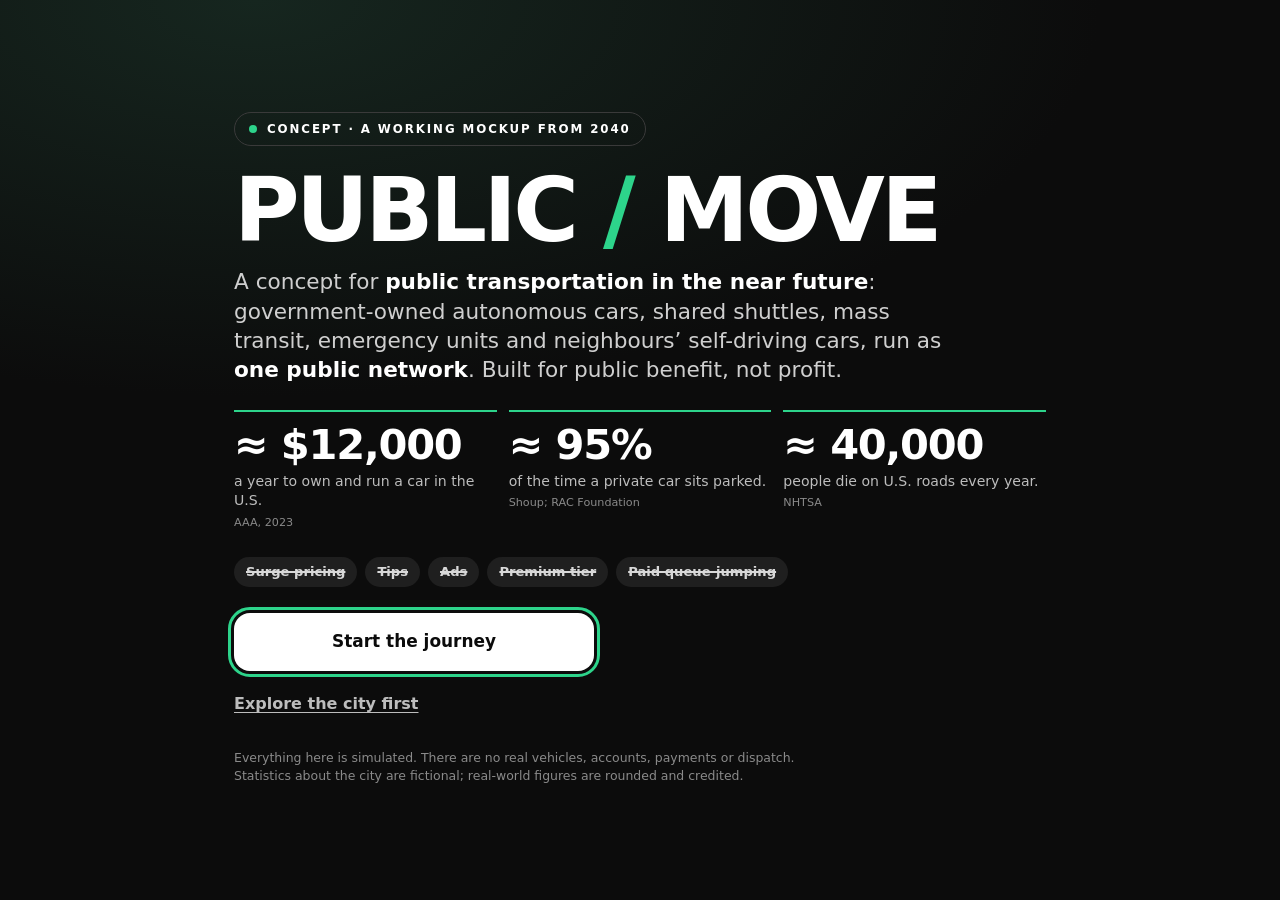
<file: index.html>
<!doctype html>
<html lang="en">
<head>
<meta charset="utf-8">
<meta name="viewport" content="width=device-width, initial-scale=1, viewport-fit=cover">
<meta name="theme-color" content="#fbf8f2">
<title>PUBLIC / MOVE — a concept for public mobility</title>
<link rel="stylesheet" href="styles.css">
</head>
<body>
<a class="skip" href="#sheet">Skip to content</a>
<div class="app" id="app" data-mode="map" data-screen="go" data-step="home">
  <div class="map" id="map" aria-hidden="true"><svg id="mapsvg" xmlns="http://www.w3.org/2000/svg" viewBox="0 0 1000 800" preserveAspectRatio="xMidYMid slice"></svg></div>
  <div class="brand" id="brand" aria-label="PUBLIC / MOVE">
    <svg viewBox="0 0 28 28" width="22" height="22" aria-hidden="true"><circle cx="5" cy="21" r="3" fill="none" stroke="currentColor" stroke-width="2.2"/><path d="M8 21h8a4 4 0 004-4V11a4 4 0 014-4" fill="none" stroke="currentColor" stroke-width="2.2" stroke-linecap="round"/><circle cx="23" cy="7" r="3" fill="var(--accent)"/></svg>
    <span>PUBLIC <i>/</i> MOVE</span><b>2040</b>
  </div>
  <button class="gear" id="gearBtn" aria-label="Accessibility settings" data-act="open-access"></button>
  <main class="sheet" id="sheet" tabindex="-1"></main>
  <nav class="tabs" id="tabs" aria-label="Primary"></nav>
  <div class="toast" id="toast" role="status" aria-live="polite"></div>
  <div class="sr" id="live" aria-live="polite"></div>
  <section class="intro" id="intro" role="dialog" aria-modal="true" aria-labelledby="introT">
    <div class="intro-in">
      <p class="stamp"><i></i>Concept · A working mockup from 2040</p>
      <h1 id="introT" tabindex="-1">PUBLIC <i>/</i> MOVE</h1>
      <p class="sub">A concept for <b>public transportation in the near future</b>: government-owned autonomous cars, shared shuttles, mass transit, emergency units and neighbours’ self-driving cars, run as <b>one public network</b>. Built for public benefit, not profit.</p>
      <div class="ifacts">
        <div class="ifact"><strong>≈ $12,000</strong><span>a year to own and run a car in the U.S.</span><small>AAA, 2023</small></div>
        <div class="ifact"><strong>≈ 95%</strong><span>of the time a private car sits parked.</span><small>Shoup; RAC Foundation</small></div>
        <div class="ifact"><strong>≈ 40,000</strong><span>people die on U.S. roads every year.</span><small>NHTSA</small></div>
      </div>
      <div class="inever" aria-label="What this network never has"><span>Surge pricing</span><span>Tips</span><span>Ads</span><span>Premium tier</span><span>Paid queue-jumping</span></div>
      <button class="btn" data-act="start" id="startBtn">Start the journey</button>
      <button class="link" data-act="explore">Explore the city first</button>
      <p class="intro-note">Everything here is simulated. There are no real vehicles, accounts, payments or dispatch. Statistics about the city are fictional; real-world figures are rounded and credited.</p>
    </div>
  </section>
</div>
<script src="app.js"></script>
</body>
</html>
</file>
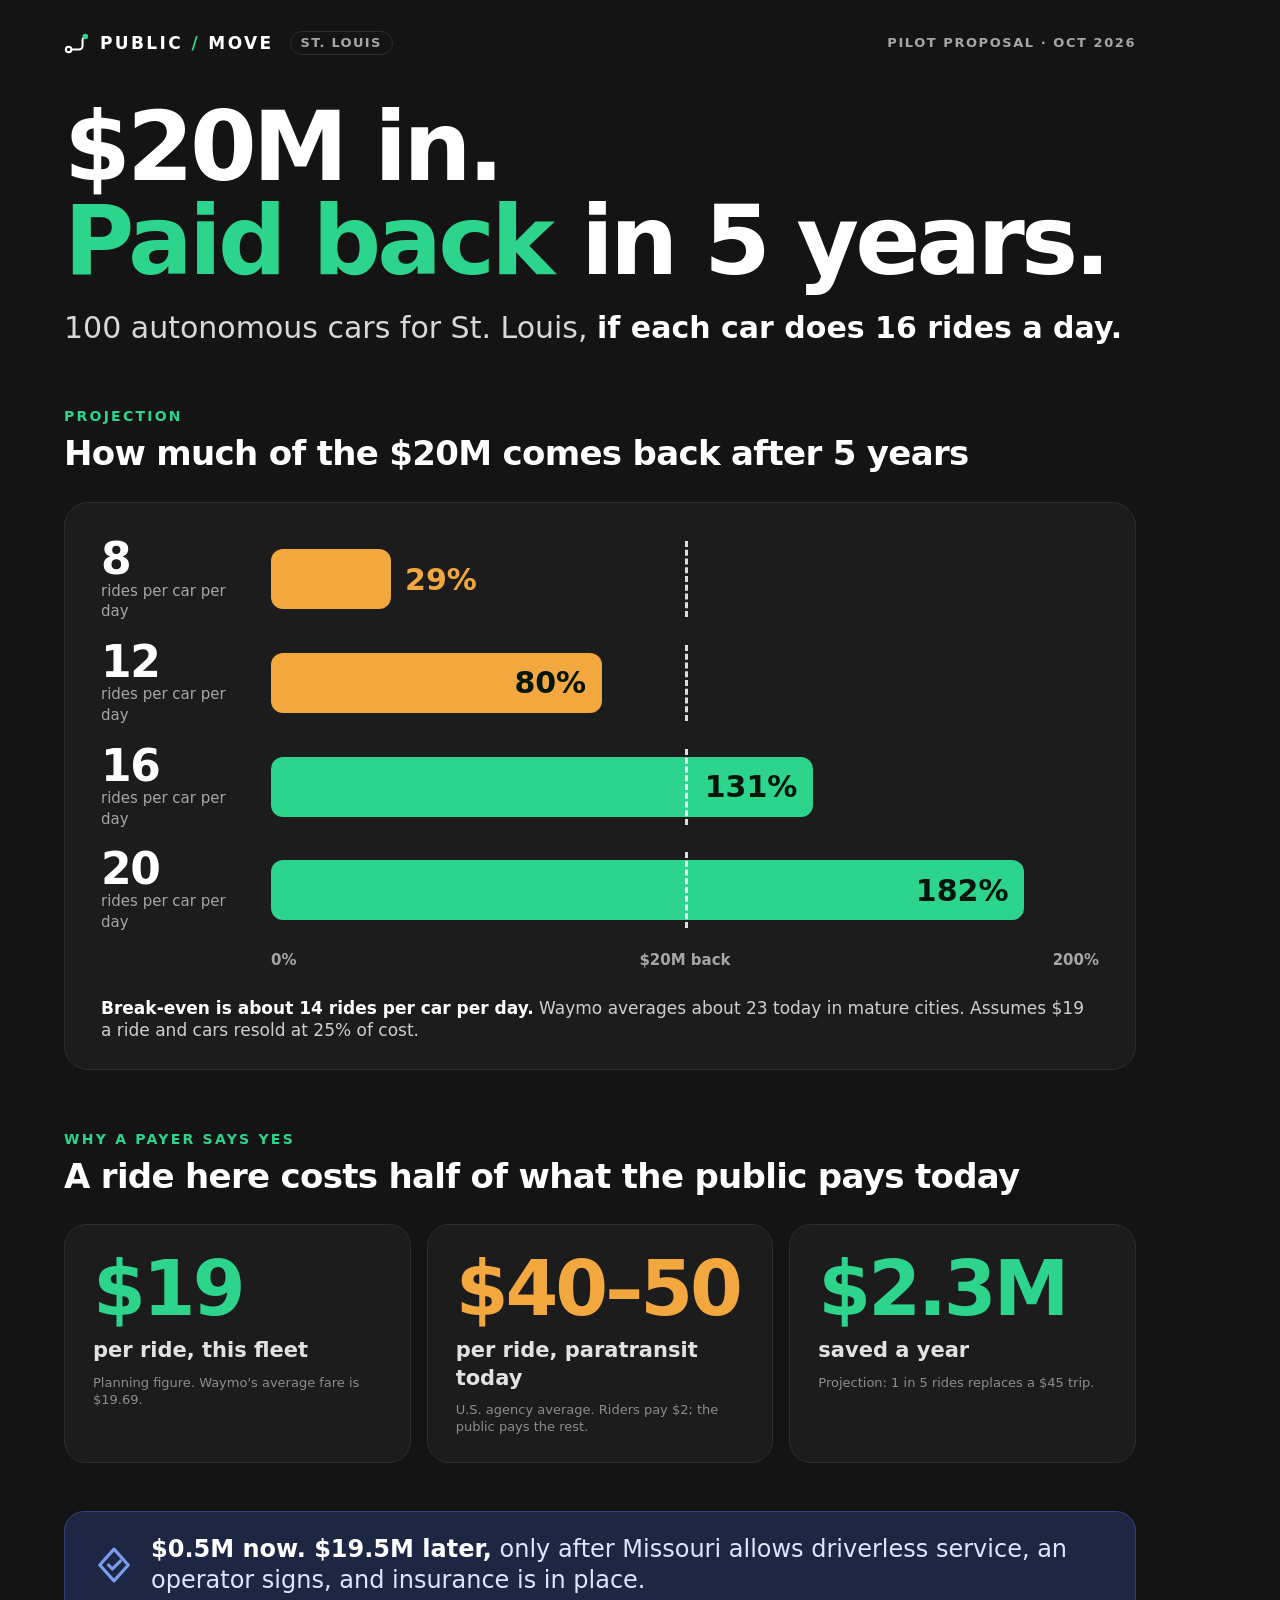
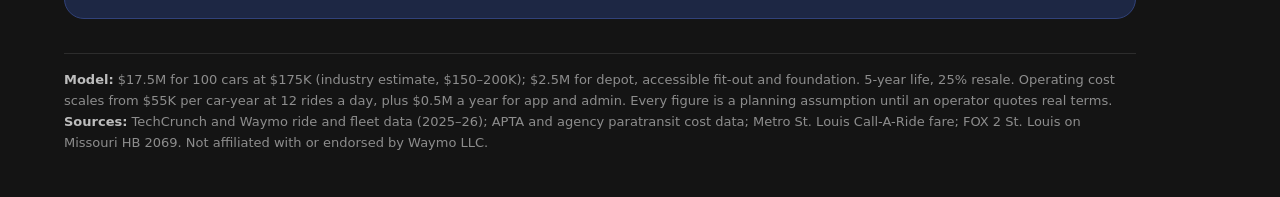
<file: pitch/public-move-stl-infographic.html>
<!doctype html>
<html lang="en">
<head>
<meta charset="utf-8">
<meta name="viewport" content="width=1200">
<title>PUBLIC / MOVE St. Louis: will the money come back?</title>
<style>
:root{--ink:#fff;--paper:#141414;--card:#1c1c1c;--line:#2d2d2d;--mute:#a6a6a6;--accent:#2dd48b;--amber:#f3a73f;--indigo:#7b9bf0;--indigo-soft:#1d2744}
*{box-sizing:border-box;margin:0;padding:0}
body{width:1200px;background:var(--paper);color:var(--ink);font-family:"Avenir Next","Segoe UI Variable Text","Segoe UI",system-ui,-apple-system,sans-serif;line-height:1.3;-webkit-font-smoothing:antialiased}
.poster{padding:0 64px 44px}
.top{display:flex;justify-content:space-between;align-items:center;padding:30px 0 0}
.brand{display:flex;align-items:center;gap:10px;font-weight:800;letter-spacing:.14em;font-size:17px}
.brand i{font-style:normal;color:var(--accent)}
.brand b{font-weight:700;color:var(--mute);letter-spacing:.1em;font-size:13px;border:1px solid var(--line);border-radius:99px;padding:3px 10px;margin-left:6px}
.stamp{font-size:13px;letter-spacing:.12em;text-transform:uppercase;color:var(--mute);font-weight:700}

h1{margin-top:44px;font-size:96px;line-height:.98;letter-spacing:-.04em;font-weight:800}
h1 em{font-style:normal;color:var(--accent)}
.sub{margin-top:20px;font-size:30px;color:#d8d8d8}
.sub b{color:#fff}

.kicker{font-size:14px;letter-spacing:.16em;text-transform:uppercase;font-weight:800;color:var(--accent);margin-bottom:6px}
.sec{margin-top:60px}
.sec h2{font-size:34px;letter-spacing:-.02em;margin-bottom:26px}

.chart{background:var(--card);border:1px solid var(--line);border-radius:24px;padding:34px 36px 28px}
.row{display:grid;grid-template-columns:150px 1fr;align-items:center;gap:20px;margin-bottom:18px}
.lab b{display:block;font-size:44px;letter-spacing:-.03em;line-height:1}
.lab span{font-size:15px;color:var(--mute)}
.track{position:relative;height:60px}
.bar{height:100%;border-radius:12px;display:flex;align-items:center;justify-content:flex-end;padding-right:16px;font-size:30px;font-weight:800;color:#04150e}
.bar.lo{background:var(--amber)}
.bar.ok{background:var(--accent)}
.bar.tiny{justify-content:flex-start;padding:0}
.val{font-size:30px;font-weight:800;color:var(--amber);margin-left:14px;position:absolute;top:50%;transform:translateY(-50%)}
.line{position:absolute;left:50%;top:-8px;bottom:-8px;width:0;border-left:3px dashed #fff;opacity:.85}
.axis{display:grid;grid-template-columns:150px 1fr;gap:20px;margin-top:6px}
.axis div{position:relative;height:26px;font-size:15px;color:var(--mute);font-weight:700}
.axis span{position:absolute;white-space:nowrap}
.note{margin-top:20px;font-size:17px;color:#cfcfcf}
.note b{color:#fff}

.cmp{display:grid;grid-template-columns:1fr 1fr 1fr;gap:16px}
.c{background:var(--card);border:1px solid var(--line);border-radius:22px;padding:26px 28px}
.c .n{font-size:76px;font-weight:800;letter-spacing:-.04em;line-height:1}
.c p{font-size:21px;font-weight:600;color:#e2e2e2;margin-top:10px}
.c small{display:block;font-size:13px;color:#8d8d8d;margin-top:10px}
.g .n{color:var(--accent)}.a .n{color:var(--amber)}

.gate{margin-top:48px;display:flex;gap:18px;align-items:center;background:var(--indigo-soft);border:1px solid #31427a;border-radius:20px;padding:22px 30px;font-size:24px;color:#dfe6fb}
.gate svg{width:38px;height:38px;color:var(--indigo);flex:none;fill:none;stroke:currentColor;stroke-width:2;stroke-linecap:round;stroke-linejoin:round}
.gate b{color:#fff}

.foot{margin-top:34px;padding-top:16px;border-top:1px solid var(--line);font-size:13px;color:#8d8d8d;line-height:1.6}
.foot b{color:#bdbdbd}
</style>
</head>
<body>
<div class="poster">

  <div class="top">
    <div class="brand">
      <svg viewBox="0 0 28 28" width="26" height="26" aria-hidden="true"><circle cx="5" cy="21" r="3" fill="none" stroke="currentColor" stroke-width="2.2"/><path d="M8 21h8a4 4 0 004-4V11a4 4 0 014-4" fill="none" stroke="currentColor" stroke-width="2.2" stroke-linecap="round"/><circle cx="23" cy="7" r="3" fill="#2dd48b"/></svg>
      <span>PUBLIC <i>/</i> MOVE</span><b>ST. LOUIS</b>
    </div>
    <div class="stamp">Pilot proposal · Oct 2026</div>
  </div>

  <h1>$20M in.<br><em>Paid back</em> in 5 years.</h1>
  <p class="sub">100 autonomous cars for St. Louis, <b>if each car does 16 rides a day.</b></p>

  <div class="sec">
    <div class="kicker">Projection</div>
    <h2>How much of the $20M comes back after 5 years</h2>
    <div class="chart">
      <div class="row"><div class="lab"><b>8</b><span>rides per car per day</span></div><div class="track"><div class="bar lo tiny" style="width:14.5%"></div><span class="val" style="left:14.5%">29%</span><div class="line"></div></div></div>
      <div class="row"><div class="lab"><b>12</b><span>rides per car per day</span></div><div class="track"><div class="bar lo" style="width:40%">80%</div><div class="line"></div></div></div>
      <div class="row"><div class="lab"><b>16</b><span>rides per car per day</span></div><div class="track"><div class="bar ok" style="width:65.5%">131%</div><div class="line"></div></div></div>
      <div class="row"><div class="lab"><b>20</b><span>rides per car per day</span></div><div class="track"><div class="bar ok" style="width:91%">182%</div><div class="line"></div></div></div>
      <div class="axis"><i></i><div><span style="left:0">0%</span><span style="left:50%;transform:translateX(-50%)">$20M back</span><span style="right:0">200%</span></div></div>
      <p class="note"><b>Break-even is about 14 rides per car per day.</b> Waymo averages about 23 today in mature cities. Assumes $19 a ride and cars resold at 25% of cost.</p>
    </div>
  </div>

  <div class="sec">
    <div class="kicker">Why a payer says yes</div>
    <h2>A ride here costs half of what the public pays today</h2>
    <div class="cmp">
      <div class="c g"><div class="n">$19</div><p>per ride, this fleet</p><small>Planning figure. Waymo's average fare is $19.69.</small></div>
      <div class="c a"><div class="n">$40–50</div><p>per ride, paratransit today</p><small>U.S. agency average. Riders pay $2; the public pays the rest.</small></div>
      <div class="c g"><div class="n">$2.3M</div><p>saved a year</p><small>Projection: 1 in 5 rides replaces a $45 trip.</small></div>
    </div>
  </div>

  <div class="gate">
    <svg viewBox="0 0 24 24" aria-hidden="true"><path d="M12 2l9 10-9 10L3 12z"/><path d="M8.5 12l2.5 2.5L16 9.5"/></svg>
    <div><b>$0.5M now. $19.5M later,</b> only after Missouri allows driverless service, an operator signs, and insurance is in place.</div>
  </div>

  <div class="foot">
    <b>Model:</b> $17.5M for 100 cars at $175K (industry estimate, $150–200K); $2.5M for depot, accessible fit-out and foundation. 5-year life, 25% resale. Operating cost scales from $55K per car-year at 12 rides a day, plus $0.5M a year for app and admin. Every figure is a planning assumption until an operator quotes real terms.
    <br><b>Sources:</b> TechCrunch and Waymo ride and fleet data (2025–26); APTA and agency paratransit cost data; Metro St. Louis Call-A-Ride fare; FOX 2 St. Louis on Missouri HB 2069. Not affiliated with or endorsed by Waymo LLC.
  </div>

</div>
</body>
</html>
</file>
<file: styles.css>
:root{
  --ink:#ffffff; --paper:#141414; --sand:#242424; --sand2:#363636; --line:#2d2d2d;
  --mute:#a6a6a6; --accent:#2dd48b; --accent-d:#8ff0c4; --accent-soft:#12372a;
  --amber:#f3a73f; --amber-soft:#3b2a0f; --red:#ff5143; --indigo:#7b9bf0;
  --card:#1c1c1c; --onink:#0b0b0b; --onacc:#04150e;
  --tabh:68px; --ease:cubic-bezier(.2,.8,.2,1);
  font-size:16px;
}
*{box-sizing:border-box}
html,body{height:100%;margin:0}
body{font-family:"Avenir Next","Segoe UI Variable Text","Segoe UI",system-ui,-apple-system,sans-serif;background:var(--sand);color:var(--ink);-webkit-font-smoothing:antialiased;line-height:1.4}
button{font:inherit;color:inherit;cursor:pointer;background:none;border:0;padding:0;text-align:left;-webkit-tap-highlight-color:transparent}
button:disabled{cursor:not-allowed}
:focus-visible{outline:3px solid var(--accent);outline-offset:3px;border-radius:10px}
.skip{position:absolute;left:8px;top:-60px;background:var(--ink);color:#fff;padding:10px 14px;border-radius:10px;z-index:99}
.skip:focus{top:8px}
.sr{position:absolute;width:1px;height:1px;overflow:hidden;clip:rect(0 0 0 0);white-space:nowrap}
.app{position:fixed;inset:0;overflow:hidden}

/* map */
.map{position:absolute;inset:0;background:#ede6d6}
.map svg{width:100%;height:100%;display:block}
.app[data-mode=page] .map{visibility:hidden}
.lbl{font-size:13px;font-weight:700;letter-spacing:.16em;fill:#9a9078;text-transform:uppercase}
.hublbl,.linelbl{opacity:0;transition:opacity .6s}
.app[data-screen=city] .hublbl,.app[data-screen=city] .linelbl{opacity:1}
.hublbl{font-size:15px;font-weight:800;fill:var(--ink);paint-order:stroke;stroke:#fbf8f2;stroke-width:5px}
.linelbl{font-size:12px;font-weight:800;paint-order:stroke;stroke:#fbf8f2;stroke-width:4px}
.veh{transition:opacity .4s}
.app:not([data-screen=city])[data-step=approach] .veh,.app:not([data-screen=city])[data-step=ride] .veh,.app:not([data-screen=city])[data-step=arrived] .veh{opacity:.5}
.routeLayer{opacity:0;transition:opacity .5s}
.app[data-step=options] .routeLayer,.app[data-step=approach] .routeLayer,.app[data-step=ride] .routeLayer,.app[data-step=arrived] .routeLayer{opacity:1}
.app[data-screen=city] .routeLayer,.app[data-screen=city] #hero{opacity:0}
.app[data-step=home] .destpin,.app[data-step=home] #hero,.app[data-step=options] #hero{opacity:0}
.app[data-step=home] .destpin{display:none}
#apLine{opacity:0}
.app[data-step=approach] #apLine{opacity:1}
.app[data-step=approach] #routeLine,.app[data-step=approach] #routeDone{opacity:.25}
.pulse{transform-box:fill-box;transform-origin:center;animation:pulse 1.6s ease-out infinite}
.sirenpulse{transform-box:fill-box;transform-origin:center;animation:pulse .9s ease-out infinite}
@keyframes pulse{0%{transform:scale(.6);opacity:.55}100%{transform:scale(2.2);opacity:0}}

/* chrome */
.brand{position:absolute;z-index:5;top:max(14px,env(safe-area-inset-top));left:14px;display:flex;align-items:center;gap:8px;height:48px;padding:0 16px 0 14px;background:var(--paper);border-radius:999px;box-shadow:0 4px 18px rgba(21,18,14,.14);font-weight:800;font-size:.78rem;letter-spacing:.16em}
.brand i{font-style:normal;color:var(--accent)}
.app[data-mode=page] .brand{display:none}
.gear{position:absolute;z-index:6;top:max(14px,env(safe-area-inset-top));right:14px;width:48px;height:48px;border-radius:50%;background:var(--paper);box-shadow:0 4px 18px rgba(21,18,14,.14);display:grid;place-items:center}
.gear .ic{width:24px;height:24px}
.gear[aria-pressed=true],.app[data-screen=access] .gear{background:var(--ink);color:#fff}
.ic{width:22px;height:22px;flex:none}
.sheet{position:absolute;z-index:4;left:0;right:0;bottom:var(--tabh);max-height:calc(100% - 84px - var(--tabh));overflow:auto;background:var(--paper);border-radius:28px 28px 0 0;box-shadow:0 -12px 40px rgba(21,18,14,.16);padding:0 20px 20px;overscroll-behavior:contain;transition:max-height .3s var(--ease)}
.sheet:focus{outline:none}
.app[data-mode=map] .sheet{max-height:min(64%,calc(100% - 84px - var(--tabh)))}
.app[data-mode=page] .sheet{top:0;max-height:none;border-radius:0;box-shadow:none;background:var(--paper);padding:0}
.page{padding:max(22px,env(safe-area-inset-top)) 20px 36px;max-width:780px;margin:0 auto}
.page-head{padding-right:60px}
.grab{width:40px;height:5px;border-radius:9px;background:var(--line);margin:10px auto 18px}
.enter{animation:rise .45s var(--ease) both}
@keyframes rise{from{opacity:0;transform:translateY(12px)}to{opacity:1;transform:none}}

.tabs{position:absolute;z-index:7;left:0;right:0;bottom:0;height:var(--tabh);display:flex;background:var(--paper);border-top:1px solid var(--line);padding-bottom:env(safe-area-inset-bottom);box-sizing:content-box}
.tab{flex:1;display:flex;flex-direction:column;align-items:center;justify-content:center;gap:3px;font-size:.7rem;font-weight:600;color:var(--mute);text-align:center;min-height:var(--tabh)}
.tab[aria-current=page]{color:var(--ink);font-weight:800}
.tab[aria-current=page] .ic{stroke-width:2.4}
.tab[aria-current=page]::after{content:"";width:18px;height:3px;border-radius:3px;background:var(--accent);margin-top:1px}
.tab:not([aria-current])::after{content:"";height:3px;margin-top:1px}

/* type */
h1{font-size:clamp(1.8rem,7vw,2.2rem);line-height:1.08;letter-spacing:-.025em;margin:0 0 6px;font-weight:800;text-wrap:balance}
h1:focus{outline:none}
h2{font-size:1.2rem;letter-spacing:-.01em;margin:0 0 4px;font-weight:800}
h3{font-size:1rem;margin:0;font-weight:700}
p{margin:0}
.eyebrow{font-size:.78rem;font-weight:700;letter-spacing:.06em;text-transform:uppercase;color:var(--mute);margin-bottom:8px}
.lead{color:var(--mute);font-size:1.02rem;margin:8px 0 18px;max-width:52ch}
.fine{font-size:.82rem;color:var(--mute)}
.num{font-variant-numeric:tabular-nums}

/* components */
.btn{display:flex;align-items:center;justify-content:center;gap:10px;width:100%;min-height:58px;border-radius:16px;background:var(--ink);color:#fff;font-weight:800;font-size:1.06rem;text-align:center;transition:transform .12s,background .2s}
.btn:active:not(:disabled){transform:scale(.98)}
.btn:disabled{background:var(--sand2);color:#7b7364}
.btn.accent{background:var(--accent)}
.btn.accent:disabled{background:var(--sand2);color:#6d665a}
.btn.accent:hover:not(:disabled){background:var(--accent-d)}
.btn.ghost{background:var(--sand);color:var(--ink)}
.btn.ready-go{animation:glow 1.8s ease-in-out infinite}
@keyframes glow{0%,100%{box-shadow:0 0 0 0 rgba(11,107,79,.4)}50%{box-shadow:0 0 0 10px rgba(11,107,79,0)}}
.link{display:block;margin:12px auto 0;padding:12px;font-weight:700;color:var(--mute);text-decoration:underline;text-underline-offset:3px;text-align:center}
.back{display:inline-flex;align-items:center;gap:6px;min-height:44px;margin:8px 0 4px -8px;padding:0 12px 0 8px;font-weight:700;border-radius:999px}
.back:hover{background:var(--sand)}
.chips{display:flex;flex-wrap:wrap;gap:8px}
.chip{display:inline-flex;align-items:center;gap:6px;min-height:30px;padding:3px 11px;border-radius:999px;background:var(--sand);font-size:.8rem;font-weight:700}
.chip .ic{width:15px;height:15px}
.chip.good{background:var(--accent-soft);color:var(--accent-d)}
.chip.amber{background:var(--amber-soft);color:#7a4508}
.chip.red{background:#f8dcd8;color:#8e211a}
.chip.live::before{content:"";width:8px;height:8px;border-radius:50%;background:var(--accent);animation:blink 1.6s infinite}
@keyframes blink{50%{opacity:.25}}
.list{display:flex;flex-direction:column;gap:4px;margin:14px -8px 0}
.row{display:flex;align-items:center;gap:14px;min-height:72px;padding:10px 12px;border-radius:18px;width:100%;transition:background .2s}
.row:hover{background:var(--sand)}
.ico{width:48px;height:48px;border-radius:50%;background:var(--sand);display:grid;place-items:center;flex:none}
.row .body,.opt .body{flex:1;min-width:0}
.row b,.opt b{display:block;font-size:1.05rem}
.meta{display:block;font-size:.88rem;color:var(--mute)}
.opts{display:flex;flex-direction:column;gap:10px;margin:18px 0}
.opt{display:flex;align-items:flex-start;gap:14px;width:100%;padding:14px;border-radius:20px;border:2px solid var(--line);background:#fffdf9;transition:border-color .2s,transform .15s,box-shadow .2s}
.opt:hover:not([aria-disabled=true]){border-color:#bdb39b}
.opt[aria-checked=true]{border-color:var(--ink);box-shadow:0 6px 20px rgba(21,18,14,.1)}
.opt[aria-disabled=true]{opacity:.55;cursor:not-allowed;background:var(--sand)}
.opt .ico{background:var(--sand)}
.opt[aria-checked=true] .ico{background:var(--ink);color:#fff}
.tags{display:flex;flex-wrap:wrap;gap:6px;margin-top:8px}
.tag{display:inline-flex;align-items:center;gap:5px;font-size:.78rem;font-weight:700;padding:3px 9px;border-radius:999px;background:var(--sand);color:#4a443a}
.tag .ic{width:14px;height:14px}
.tag.good{background:var(--accent-soft);color:var(--accent-d)}
.price{text-align:right;flex:none}
.price strong{display:block;font-size:1.5rem;letter-spacing:-.02em;line-height:1}
.price s{font-size:.82rem;color:var(--mute)}
.price.paid strong{color:var(--ink)}
.price.free strong{color:var(--accent)}
.receipt{border-radius:20px;background:#fffdf9;border:1px solid var(--line);padding:6px 16px;margin:0 0 14px}
.rline{display:flex;justify-content:space-between;gap:12px;padding:9px 0;font-size:.95rem;border-bottom:1px dashed var(--line)}
.rline:last-of-type{border-bottom:0}
.rline.sub{font-size:.86rem;color:var(--mute);padding:5px 0 5px 14px;border:0}
.rline.benefit{color:var(--accent-d);font-weight:700;align-items:center;animation:slidein .7s var(--ease) both .15s}
.rline.benefit span:first-child{display:flex;gap:8px;align-items:center}
.rline.total{font-weight:800;font-size:1.2rem;border-top:2px solid var(--ink);margin-top:4px;padding-top:12px}
.rline.total.zero span:last-child{color:var(--accent)}
@keyframes slidein{from{opacity:0;transform:translateX(-14px)}to{opacity:1;transform:none}}
.sticky{position:sticky;bottom:-20px;margin:0 -20px -20px;padding:14px 20px 20px;background:linear-gradient(to top,var(--paper) 72%,rgba(251,248,242,0))}
.banner{display:flex;align-items:center;gap:10px;padding:12px 14px;border-radius:16px;background:var(--accent-soft);color:var(--accent-d);font-weight:700;font-size:.93rem;margin-bottom:16px}
.banner .ic{stroke-width:2.6}
.bigeta{display:flex;align-items:baseline;gap:8px;margin:6px 0 12px}
.bigeta span:first-child{font-size:3.4rem;font-weight:800;letter-spacing:-.04em;line-height:1}
.bigeta span:last-child{font-weight:700;color:var(--mute)}
.bar{height:8px;border-radius:9px;background:var(--sand2);overflow:hidden;margin-bottom:18px}
.bar i{display:block;height:100%;width:0;background:var(--accent);border-radius:9px}
.vcard{display:flex;align-items:center;gap:14px;padding:14px;border-radius:20px;background:var(--sand);margin-bottom:14px}
.vcard .ico{background:var(--paper)}
.plate{display:inline-block;font-weight:800;letter-spacing:.08em;font-size:.82rem;padding:2px 8px;border-radius:6px;border:2px solid var(--ink);margin-right:6px}
.facts{list-style:none;margin:0 0 18px;padding:0;display:flex;flex-direction:column;gap:10px}
.facts li{display:flex;gap:10px;align-items:flex-start;font-size:.93rem}
.facts .ic{width:20px;height:20px;color:var(--accent);margin-top:1px;stroke-width:2.2}
.facts li.alert .ic{color:var(--amber)}
.facts li.pop{animation:rise .5s var(--ease) both}
.now{font-weight:800;font-size:1.05rem;margin-bottom:12px;display:flex;align-items:center;gap:8px}
.events{list-style:none;padding:0;margin:0 0 16px;display:flex;flex-direction:column;gap:8px;border-left:3px solid var(--sand2);margin-left:6px;padding-left:16px}
.events li{font-size:.93rem;position:relative;animation:rise .4s var(--ease) both}
.events li::before{content:"";position:absolute;left:-23px;top:6px;width:11px;height:11px;border-radius:50%;background:var(--accent);border:2px solid var(--paper)}
.events li.em::before{background:var(--red)}
.check{width:84px;height:84px;border-radius:50%;background:var(--accent);color:#fff;display:grid;place-items:center;margin:14px 0 18px}
.check svg{width:44px;height:44px;stroke-width:2.6}
.check path{stroke-dasharray:30;stroke-dashoffset:30;animation:draw .6s .25s var(--ease) forwards}
@keyframes draw{to{stroke-dashoffset:0}}
.sumrow{display:flex;justify-content:space-between;gap:10px;padding:12px 0;border-bottom:1px solid var(--line);font-size:.96rem}
.sumrow b{font-weight:800}

/* city */
.stats{display:grid;grid-template-columns:1fr 1fr;gap:1px;background:var(--line);border:1px solid var(--line);border-radius:20px;overflow:hidden;margin:14px 0}
.stat{background:#fffdf9;padding:12px 14px}
.stat small{display:block;font-size:.74rem;font-weight:700;color:var(--mute)}
.stat strong{display:block;font-size:1.45rem;letter-spacing:-.02em;font-variant-numeric:tabular-nums}
.legend{display:flex;flex-wrap:wrap;gap:8px;margin-bottom:14px}
.leg{display:inline-flex;align-items:center;gap:8px;min-height:44px;padding:0 14px;border-radius:999px;border:2px solid var(--line);font-weight:700;font-size:.86rem;background:#fffdf9}
.leg[aria-pressed=false]{opacity:.5;text-decoration:line-through}
.leg i{width:14px;height:9px;border-radius:3px;display:inline-block}
.ticker{display:flex;gap:10px;align-items:center;padding:12px 14px;border-radius:16px;background:var(--sand);font-size:.9rem;min-height:56px}
.ticker .ic{color:var(--red)}

/* pages */
.card{background:#fffdf9;border:1px solid var(--line);border-radius:24px;padding:20px;margin:16px 0}
.card.dark{background:var(--ink);color:#fff;border-color:var(--ink)}
.card.green{background:var(--accent);color:#fff;border-color:var(--accent)}
.card.green .fine,.card.dark .fine{color:rgba(255,255,255,.78)}
.switch{display:flex;align-items:center;gap:14px;width:100%;min-height:76px;padding:14px 0;border-bottom:1px solid var(--line)}
.switch:last-child{border:0}
.switch .body{flex:1}
.switch b{display:block}
.knob{width:56px;height:32px;border-radius:99px;background:var(--sand2);position:relative;flex:none;transition:background .2s}
.knob::after{content:"";position:absolute;left:4px;top:4px;width:24px;height:24px;border-radius:50%;background:#fff;box-shadow:0 1px 4px rgba(0,0,0,.3);transition:transform .25s var(--ease)}
[aria-checked=true] .knob{background:var(--accent)}
[aria-checked=true] .knob::after{transform:translateX(24px)}
.seg{display:flex;background:var(--sand);border-radius:16px;padding:4px;gap:4px;margin:12px 0}
.seg button{flex:1;min-height:48px;border-radius:12px;font-weight:700;text-align:center;font-size:.9rem;padding:0 6px}
.seg button[aria-pressed=true]{background:var(--ink);color:#fff}
.big{font-size:clamp(2.6rem,12vw,4rem);font-weight:800;letter-spacing:-.04em;line-height:1}
.grid2{display:grid;grid-template-columns:1fr 1fr;gap:12px}
.mini{background:#fffdf9;border:1px solid var(--line);border-radius:20px;padding:16px}
.mini small{display:block;color:var(--mute);font-weight:700;font-size:.78rem;margin-bottom:4px}
.mini strong{font-size:1.7rem;letter-spacing:-.02em;font-variant-numeric:tabular-nums}
.promise{display:flex;gap:14px;padding:16px 0;border-bottom:1px solid var(--line)}
.promise:last-child{border:0}
.promise .ico{background:var(--accent-soft);color:var(--accent-d)}
.promise h3{margin-bottom:2px}
.day{display:flex;height:34px;border-radius:12px;overflow:hidden;margin:10px 0 6px;font-size:.72rem;font-weight:800}
.day span{display:grid;place-items:center;color:#fff}
.meter{height:14px;border-radius:9px;background:rgba(255,255,255,.25);overflow:hidden;margin:14px 0 8px}
.meter i{display:block;height:100%;background:#fff;border-radius:9px;transition:width 1s var(--ease)}
.chart{display:flex;align-items:flex-end;gap:10px;height:150px;margin:14px 0 6px}
.chart div{flex:1;display:flex;flex-direction:column;justify-content:flex-end;align-items:center;height:100%;gap:6px;font-size:.72rem;font-weight:700;color:var(--mute)}
.chart i{display:block;width:100%;border-radius:8px 8px 4px 4px;background:var(--accent);transform-origin:bottom;animation:grow .9s var(--ease) both}
@keyframes grow{from{transform:scaleY(0)}}
.stack{display:flex;height:22px;border-radius:8px;overflow:hidden;margin:12px 0 10px}
.never{list-style:none;margin:10px 0 0;padding:0;display:flex;flex-wrap:wrap;gap:8px}
.never li{padding:7px 12px;border-radius:999px;border:2px solid var(--ink);font-weight:800;font-size:.85rem;text-decoration:line-through;text-decoration-thickness:2px}
.proof{display:flex;gap:16px;padding:20px 0;border-bottom:1px solid var(--line);align-items:flex-start}
.proof:last-child{border:0}
.proof .n{font-size:clamp(1.5rem,6vw,2rem);font-weight:800;letter-spacing:-.03em;min-width:132px;white-space:nowrap;line-height:1.05;color:var(--accent)}
.proof.proj .n{color:var(--amber)}
.proof p{font-size:.95rem}
.src{display:block;margin-top:4px;font-size:.76rem;color:var(--mute);font-weight:600}
.kicker{font-size:.78rem;font-weight:800;letter-spacing:.14em;text-transform:uppercase;margin:34px 0 4px}
.toast{position:absolute;z-index:20;left:50%;top:max(72px,env(safe-area-inset-top) + 64px);transform:translate(-50%,-20px);opacity:0;pointer-events:none;background:var(--ink);color:#fff;padding:12px 18px;border-radius:16px;font-weight:700;font-size:.92rem;max-width:min(92vw,460px);text-align:center;transition:.35s var(--ease);box-shadow:0 10px 30px rgba(0,0,0,.3)}
.toast.show{opacity:1;transform:translate(-50%,0)}

/* ---- dark theme overrides ---- */
body{color-scheme:dark}
.skip,.btn,.toast,.opt[aria-checked=true] .ico,.seg button[aria-pressed=true],.gear[aria-pressed=true],.app[data-screen=access] .gear{color:var(--onink)}
.btn:disabled{background:var(--sand2);color:#8d8d8d}
.btn.accent,.btn.accent:hover:not(:disabled){color:var(--onacc)}
.btn.accent:hover:not(:disabled){background:#5de8a9}
.btn.accent:disabled{background:var(--sand2);color:#8d8d8d}
.btn.ghost{color:#fff}
.opt,.receipt,.stat,.leg,.card,.mini{background:var(--card)}
.opt:hover:not([aria-disabled=true]){border-color:#555}
.opt[aria-checked=true]{box-shadow:0 6px 24px rgba(0,0,0,.5)}
.tag{color:#d4d4d4}
.card.dark{background:var(--sand);color:#fff;border-color:var(--line)}
.card.dark .btn.ghost{background:#fff;color:var(--onink)}
.card.green,.check{color:var(--onacc)}
.card.green .fine{color:rgba(4,21,14,.82)}
.card.green .eyebrow{color:rgba(4,21,14,.72)!important}
.card.green .seg{background:rgba(4,21,14,.18)!important}
.card.green .seg button{color:var(--onacc)}
.card.green .seg button[aria-pressed=true]{background:var(--onacc)!important;color:#fff!important}
.meter{background:rgba(4,21,14,.2)}.meter i{background:var(--onacc)}
.chip.red{background:#4a1b17;color:#ffb4ab}.chip.amber{color:#f3c27a}
.sticky{background:linear-gradient(to top,var(--paper) 72%,rgba(20,20,20,0))}
.day span{color:#fff}.day span[style*="accent"]{color:var(--onacc)}
.sheet{box-shadow:0 -12px 40px rgba(0,0,0,.55)}
.brand,.gear{box-shadow:0 4px 18px rgba(0,0,0,.5);border:1px solid #2d2d2d}
.eyebrow .chip.live{background:var(--sand)}
.brand b{margin-left:4px;font-size:.6rem;letter-spacing:.12em;padding:3px 7px;border-radius:99px;background:var(--accent);color:var(--onacc)}
.map{background:#17181a}
.map svg{filter:saturate(.95)}
/* map recolour via attribute selectors */
svg [fill="#ede6d6"]{fill:#17181a}
svg [fill="#e2d9c6"]{fill:#202225}svg [fill="#e6decd"]{fill:#222427}svg [fill="#e9e1d1"]{fill:#24262a}
svg [fill="#dcd2bd"]{fill:#2a2c30}
svg [fill="#d3dfbf"]{fill:#16322a}svg [fill="#b9cf9f"]{fill:#1f4538}
svg [stroke="#c4d8d7"]{stroke:#0a1a24}svg [stroke="#d3e4e2"]{stroke:#0f2735}
svg [stroke="#d8cdb8"]{stroke:#0c0c0d}
svg [stroke="#fffdf8"]{stroke:#383b41}
svg .lines [stroke="#fffdf8"]{stroke:#141414}
svg [stroke="#8a3f6f"]{stroke:#e07bbd}svg [stroke="#3b5ba5"]{stroke:#7b9bf0}svg [stroke="#c47a1a"]{stroke:#f3a73f}
svg [fill="#8a3f6f"]{fill:#e07bbd}svg [fill="#3b5ba5"]{fill:#7b9bf0}svg [fill="#c47a1a"]{fill:#f3a73f}
svg [fill="#0b6b4f"]{fill:#2dd48b}svg [fill="#c8372d"]{fill:#ff5143}svg [fill="#bfe3d2"]{fill:#0b3a2a}
svg #routeDone{stroke:#2dd48b}
svg #routeLine,svg #apLine{stroke:#fff}
svg #routeLine{filter:drop-shadow(0 0 4px rgba(0,0,0,.6))}
svg .veh [stroke="#fff"],svg #hero [stroke="#fff"],svg #emV [stroke="#fff"]{stroke:#121212}
svg .veh [fill="#15120e"],svg #hero [fill="#15120e"]{fill:#f2f2f2}
svg .veh [fill="#6d665a"],svg #hero [fill="#6d665a"]{fill:#9b9b9b}
svg #pinB rect:first-child{fill:#fff;stroke:#121212}svg #pinB rect:nth-child(2){fill:#121212}
svg [stroke="#15120e"]{stroke:#121212}
.lbl{fill:#6d7178}
.hublbl,.linelbl{stroke:#141414}
.hublbl{fill:#fff}
.linelbl{paint-order:stroke}

/* intro */
.intro{position:absolute;inset:0;z-index:50;background:radial-gradient(120% 80% at 20% 0%,#16261f 0%,#0c0c0c 55%);color:#fff;overflow:auto;display:flex;transition:opacity .6s var(--ease),visibility .6s}
.intro.hide{opacity:0;visibility:hidden;pointer-events:none}
.intro-in{margin:auto;width:100%;max-width:860px;padding:max(28px,env(safe-area-inset-top)) 24px 32px}
.stamp{display:inline-flex;gap:10px;align-items:center;padding:8px 14px;border-radius:99px;border:1px solid #3a3a3a;font-size:.74rem;font-weight:800;letter-spacing:.16em;text-transform:uppercase}
.stamp i{width:8px;height:8px;border-radius:50%;background:var(--accent);animation:blink 1.6s infinite}
.intro h1{font-size:clamp(2.6rem,12vw,5.6rem);letter-spacing:-.04em;line-height:.95;margin:22px 0 14px}
.intro h1 i{font-style:normal;color:var(--accent)}
.intro .sub{font-size:clamp(1.05rem,3.6vw,1.35rem);color:#cfcfcf;max-width:34em;margin-bottom:26px;line-height:1.35}
.intro .sub b{color:#fff}
.ifacts{display:grid;grid-template-columns:repeat(3,1fr);gap:12px;margin-bottom:26px}
.ifact{border-top:2px solid var(--accent);padding-top:12px}
.ifact strong{display:block;font-size:clamp(1.7rem,6vw,2.6rem);letter-spacing:-.03em;line-height:1}
.ifact span{display:block;margin-top:6px;font-size:.88rem;color:#bdbdbd}
.ifact small{display:block;margin-top:4px;font-size:.7rem;color:#8a8a8a}
.inever{display:flex;flex-wrap:wrap;gap:8px;margin-bottom:26px;font-size:.82rem;font-weight:800}
.inever span{padding:6px 12px;border-radius:99px;background:#1f1f1f;text-decoration:line-through;text-decoration-thickness:2px;color:#d8d8d8}
.intro .btn{max-width:360px;background:#fff;color:var(--onink)}
.intro .link{margin:10px 0 0;text-align:left;padding-left:0;color:#bdbdbd}
.intro-note{margin-top:22px;font-size:.78rem;color:#8a8a8a;max-width:46em}
@media (max-width:640px){.ifacts{grid-template-columns:1fr;gap:14px}.ifact{display:grid;grid-template-columns:118px 1fr;column-gap:12px;align-items:start}.ifact span{margin:0}.ifact small{grid-column:2}}
@media (min-width:900px){
  .brand{border:0}
  .tabs{top:0;bottom:0;right:auto;width:96px;height:auto;flex-direction:column;justify-content:center;gap:8px;border-top:0;border-right:1px solid var(--line);padding:0;box-sizing:border-box}
  .tab{flex:none;min-height:76px}
  .brand{top:22px;left:12px;width:72px;height:auto;flex-direction:column;gap:6px;padding:10px 0;border-radius:18px;box-shadow:none;background:transparent;font-size:.62rem;text-align:center;z-index:8}
  .app[data-mode=page] .brand{display:flex}
  .app[data-mode=map] .sheet,.sheet{max-height:none}
  .sheet{left:120px;right:auto;top:24px;bottom:24px;width:440px;border-radius:28px;box-shadow:0 14px 50px rgba(21,18,14,.2);padding:0 28px 28px}
  .grab{display:none}
  .sheet .enter>h1:first-child,.sheet .enter>.eyebrow:first-child{margin-top:28px}
  .sticky{margin:0 -28px -28px;padding:14px 28px 28px;bottom:-28px}
  .app[data-mode=page] .sheet{left:96px;top:0;bottom:0;right:0;width:auto;border-radius:0;box-shadow:none}
  .page{padding:48px 40px 60px}
  .gear{top:24px;right:24px}
  .row{padding:10px 12px}
}
@media (max-width:899px){
  .app[data-screen=city] .stats{display:flex;overflow-x:auto;gap:0;scroll-snap-type:x mandatory;margin-right:-20px;border-radius:20px 0 0 20px}
  .app[data-screen=city] .stat{flex:none;width:150px;scroll-snap-align:start;border-right:1px solid var(--line)}
  .app[data-screen=city] .legend{flex-wrap:nowrap;overflow-x:auto;margin-right:-20px;padding-right:20px}
  .app[data-screen=city] .leg{flex:none}
  .app[data-screen=city] .ticker{font-size:.84rem;min-height:0}
}
@media (max-width:380px){.stats{grid-template-columns:1fr 1fr}.proof{flex-direction:column;gap:6px}}
.calm *,.calm *::before,.calm *::after{animation-duration:.001s!important;animation-iteration-count:1!important;transition-duration:.001s!important}
@media (prefers-reduced-motion:reduce){*,*::before,*::after{animation-duration:.001s!important;animation-iteration-count:1!important;transition-duration:.001s!important}}
</file>
